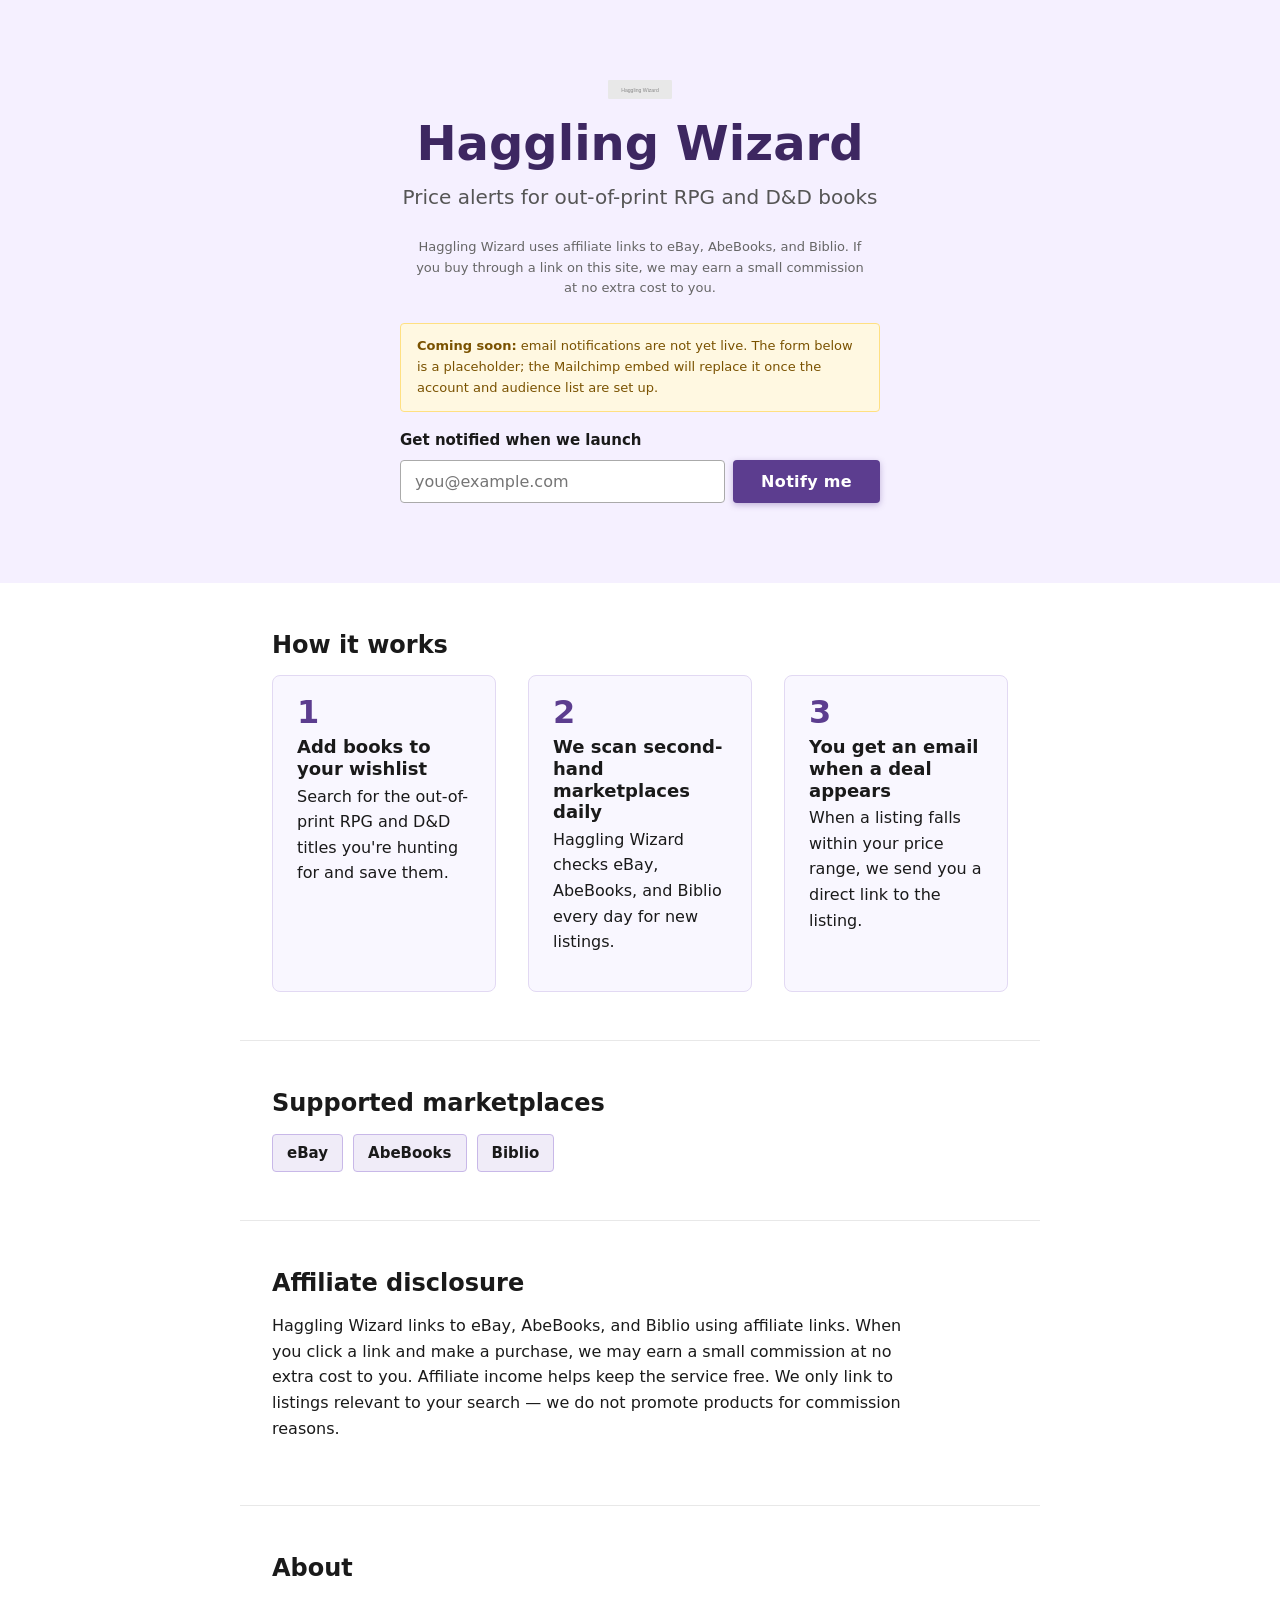
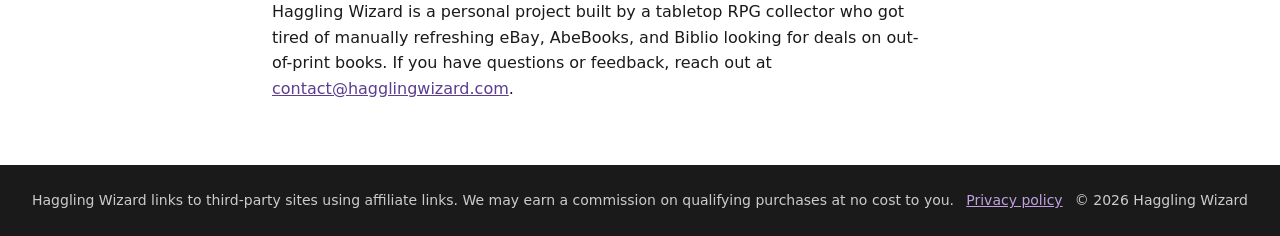
<file: index.html>
<!DOCTYPE html>
<html lang="en">
<head>
  <meta charset="UTF-8">
  <meta name="viewport" content="width=device-width, initial-scale=1.0">
  <title>Haggling Wizard — Price alerts for out-of-print RPG and D&amp;D books</title>
  <link rel="stylesheet" href="style.css">
  <meta name='impact-site-verification' value='87799e00-5aad-45bd-8d03-768e6403d5ee'>
</head>
<body>

  <header id="hero">
    <img src="assets/logo.svg" alt="Haggling Wizard logo" width="64" height="64">
    <h1>Haggling Wizard</h1>
    <p class="tagline">Price alerts for out-of-print RPG and D&amp;D books</p>

    <!-- Affiliate disclosure — visible in hero to satisfy desktop-viewport requirement -->
    <p class="disclosure-inline">
      Haggling Wizard uses affiliate links to eBay, AbeBooks, and Biblio.
      If you buy through a link on this site, we may earn a small commission at no extra cost to you.
    </p>

    <!-- Email signup — placeholder until Mailchimp account and audience list are created -->
    <div class="signup-placeholder">
      <p class="placeholder-notice">
        <strong>Coming soon:</strong> email notifications are not yet live.
        The form below is a placeholder; the Mailchimp embed will replace it
        once the account and audience list are set up.
      </p>
      <form action="#" method="post" aria-label="Email signup">
        <label for="email">Get notified when we launch</label>
        <input type="email" id="email" name="email"
               placeholder="you@example.com" required>
        <button type="submit">Notify me</button>
      </form>
    </div>
  </header>

  <main>

    <section id="how-it-works">
      <h2>How it works</h2>
      <ol>
        <li>
          <h3>Add books to your wishlist</h3>
          <p>Search for the out-of-print RPG and D&amp;D titles you're hunting for and save them.</p>
        </li>
        <li>
          <h3>We scan second-hand marketplaces daily</h3>
          <p>Haggling Wizard checks eBay, AbeBooks, and Biblio every day for new listings.</p>
        </li>
        <li>
          <h3>You get an email when a deal appears</h3>
          <p>When a listing falls within your price range, we send you a direct link to the listing.</p>
        </li>
      </ol>
    </section>

    <section id="marketplaces">
      <h2>Supported marketplaces</h2>
      <ul>
        <li>eBay</li>
        <li>AbeBooks</li>
        <li>Biblio</li>
      </ul>
    </section>

    <section id="affiliate-disclosure">
      <h2>Affiliate disclosure</h2>
      <p>
        Haggling Wizard links to eBay, AbeBooks, and Biblio using affiliate links.
        When you click a link and make a purchase, we may earn a small commission
        at no extra cost to you. Affiliate income helps keep the service free.
        We only link to listings relevant to your search — we do not promote
        products for commission reasons.
      </p>
    </section>

    <section id="about">
      <h2>About</h2>
      <p>
        Haggling Wizard is a personal project built by a tabletop RPG collector
        who got tired of manually refreshing eBay, AbeBooks, and Biblio looking
        for deals on out-of-print books. If you have questions or feedback,
        reach out at
        <!-- TODO: Replace with final public address before go-live;
             set up a catch-all via Improvmx or similar -->
        <a href="mailto:contact@hagglingwizard.com">contact@hagglingwizard.com</a>.
      </p>
    </section>

  </main>

  <footer id="footer">
    <p>
      Haggling Wizard links to third-party sites using affiliate links.
      We may earn a commission on qualifying purchases at no cost to you.
    </p>
    <nav aria-label="Footer navigation">
      <a href="/privacy.html">Privacy policy</a>
    </nav>
    <p>&copy; 2026 Haggling Wizard</p>
  </footer>

</body>
</html>
</file>
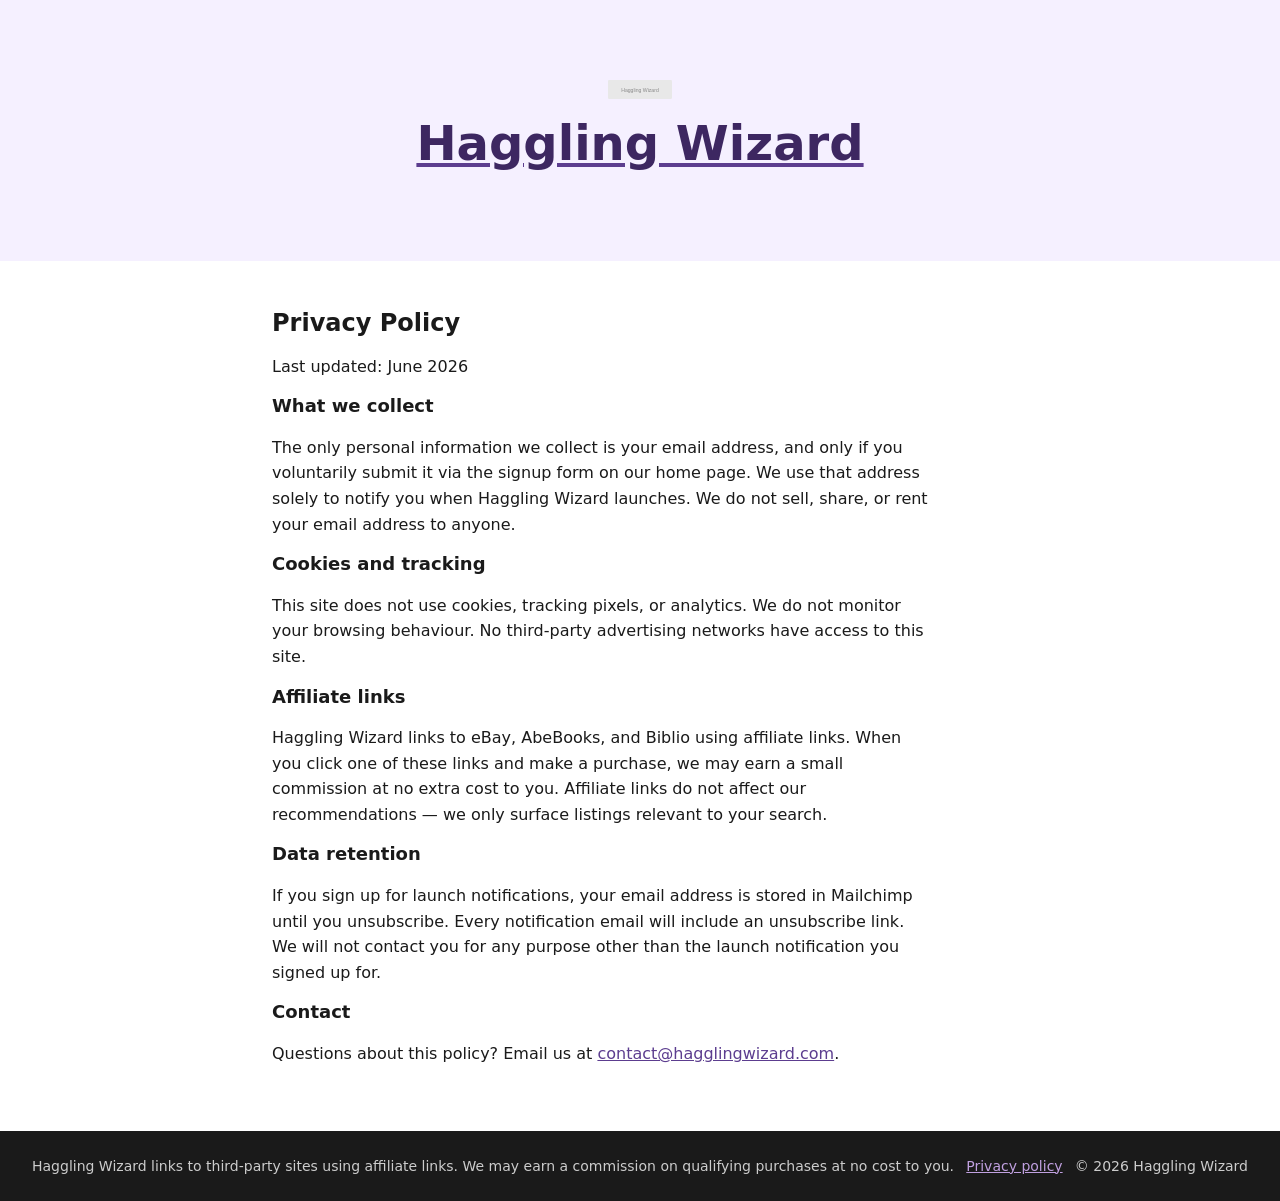
<file: privacy.html>
<!DOCTYPE html>
<html lang="en">
<head>
  <meta charset="UTF-8">
  <meta name="viewport" content="width=device-width, initial-scale=1.0">
  <title>Privacy Policy — Haggling Wizard</title>
  <link rel="stylesheet" href="style.css">
</head>
<body>

  <header id="hero">
    <a href="/">
      <img src="assets/logo.svg" alt="Haggling Wizard logo" width="64" height="64">
      <h1>Haggling Wizard</h1>
    </a>
  </header>

  <main>

    <section id="privacy-policy">
      <h2>Privacy Policy</h2>
      <p>Last updated: June 2026</p>

      <h3>What we collect</h3>
      <p>
        The only personal information we collect is your email address, and only
        if you voluntarily submit it via the signup form on our home page. We use
        that address solely to notify you when Haggling Wizard launches. We do not
        sell, share, or rent your email address to anyone.
      </p>

      <h3>Cookies and tracking</h3>
      <p>
        This site does not use cookies, tracking pixels, or analytics. We do not
        monitor your browsing behaviour. No third-party advertising networks have
        access to this site.
      </p>

      <h3>Affiliate links</h3>
      <p>
        Haggling Wizard links to eBay, AbeBooks, and Biblio using affiliate links.
        When you click one of these links and make a purchase, we may earn a small
        commission at no extra cost to you. Affiliate links do not affect our
        recommendations — we only surface listings relevant to your search.
      </p>

      <h3>Data retention</h3>
      <p>
        If you sign up for launch notifications, your email address is stored in
        Mailchimp until you unsubscribe. Every notification email will include an
        unsubscribe link. We will not contact you for any purpose other than the
        launch notification you signed up for.
      </p>

      <h3>Contact</h3>
      <p>
        Questions about this policy? Email us at
        <a href="mailto:contact@hagglingwizard.com">contact@hagglingwizard.com</a>.
      </p>
    </section>

  </main>

  <footer id="footer">
    <p>
      Haggling Wizard links to third-party sites using affiliate links.
      We may earn a commission on qualifying purchases at no cost to you.
    </p>
    <nav aria-label="Footer navigation">
      <a href="/privacy.html">Privacy policy</a>
    </nav>
    <p>&copy; 2026 Haggling Wizard</p>
  </footer>

</body>
</html>
</file>
<file: style.css>
/* Haggling Wizard — stylesheet */

/* ===== Reset ===== */
*, *::before, *::after {
  box-sizing: border-box;
}

body {
  margin: 0;
  padding: 0;
  font-family: system-ui, -apple-system, BlinkMacSystemFont, "Segoe UI", Roboto,
               Helvetica, Arial, sans-serif;
  font-size: 1rem;
  line-height: 1.6;
  color: #1a1a1a;
  background: #ffffff;
}

img {
  max-width: 100%;
  height: auto;
}

/* ===== Typography ===== */
h1, h2, h3 {
  line-height: 1.2;
  margin-top: 0;
}

h1 { font-size: 2rem; }
h2 { font-size: 1.5rem; }
h3 { font-size: 1.125rem; }

p {
  margin-top: 0;
  max-width: 65ch;
}

a {
  color: #5c3d8f;
}

a:hover {
  color: #3d2761;
}

/* ===== Hero ===== */
#hero {
  background: #f5f0ff;
  padding: 2.5rem 1.25rem;
  text-align: center;
}

#hero img {
  display: block;
  margin: 0 auto 1rem;
}

#hero h1 {
  font-size: 2.25rem;
  font-weight: 800;
  color: #3d2761;
  margin-bottom: 0.5rem;
}

.tagline {
  font-size: 1.125rem;
  color: #555555;
  margin: 0 auto 1.5rem;
  max-width: 55ch;
}

.disclosure-inline {
  font-size: 0.8125rem;
  color: #666666;
  margin: 0 auto 1.5rem;
  max-width: 55ch;
}

/* ===== Email signup form ===== */
.signup-placeholder {
  max-width: 480px;
  margin: 0 auto;
  text-align: left;
}

.placeholder-notice {
  font-size: 0.8125rem;
  color: #7a5200;
  background: #fff8e1;
  border: 1px solid #ffe082;
  border-radius: 4px;
  padding: 0.75rem 1rem;
  margin-bottom: 1rem;
  max-width: none;
}

form[aria-label="Email signup"] {
  display: grid;
  grid-template-columns: 1fr;
  gap: 0.5rem;
}

form[aria-label="Email signup"] label {
  font-weight: 600;
  font-size: 0.9375rem;
}

form[aria-label="Email signup"] input[type="email"] {
  padding: 0.625rem 0.875rem;
  font-size: 1rem;
  font-family: inherit;
  border: 1.5px solid #aaaaaa;
  border-radius: 4px;
  width: 100%;
}

form[aria-label="Email signup"] input[type="email"]:focus {
  outline: 2px solid #5c3d8f;
  outline-offset: 1px;
  border-color: #5c3d8f;
}

form[aria-label="Email signup"] button[type="submit"] {
  padding: 0.75rem 1.75rem;
  font-size: 1rem;
  font-family: inherit;
  font-weight: 700;
  letter-spacing: 0.02em;
  background: #5c3d8f;
  color: #ffffff;
  border: none;
  border-radius: 4px;
  cursor: pointer;
  box-shadow: 0 2px 6px rgba(92, 61, 143, 0.35);
  transition: background 0.15s ease, box-shadow 0.15s ease;
}

form[aria-label="Email signup"] button[type="submit"]:hover {
  background: #3d2761;
  box-shadow: 0 3px 10px rgba(92, 61, 143, 0.45);
}

/* ===== Main content ===== */
main {
  max-width: 800px;
  margin: 0 auto;
}

section {
  padding: 2.5rem 1.25rem;
  border-bottom: 1px solid #e8e8e8;
}

section:last-of-type {
  border-bottom: none;
}

section h2 {
  margin-bottom: 1rem;
}

/* ===== How it works ===== */
#how-it-works ol {
  list-style: none;
  padding: 0;
  margin: 0;
  display: flex;
  flex-direction: column;
  gap: 1.5rem;
  counter-reset: step;
}

#how-it-works li {
  counter-increment: step;
  background: #f9f7ff;
  border: 1px solid #e2d9f3;
  border-radius: 8px;
  padding: 1.25rem 1.5rem;
}

#how-it-works li::before {
  content: counter(step);
  display: block;
  font-size: 2rem;
  font-weight: 700;
  color: #5c3d8f;
  line-height: 1;
  margin-bottom: 0.5rem;
}

#how-it-works li h3 {
  margin-bottom: 0.25rem;
}

/* ===== Marketplaces ===== */
#marketplaces ul {
  list-style: none;
  padding: 0;
  margin: 0;
  display: flex;
  flex-wrap: wrap;
  gap: 0.625rem;
}

#marketplaces li {
  background: #f0ecf8;
  border: 1px solid #c8b8e8;
  border-radius: 4px;
  padding: 0.375rem 0.875rem;
  font-weight: 600;
  font-size: 0.9375rem;
}

/* ===== Footer ===== */
#footer {
  background: #1a1a1a;
  color: #cccccc;
  padding: 1.5rem 1.25rem;
  font-size: 0.875rem;
}

#footer p {
  margin-bottom: 0.5rem;
  max-width: none;
  color: #cccccc;
}

#footer nav {
  margin-bottom: 0.5rem;
}

#footer a {
  color: #c0a0e0;
}

#footer a:hover {
  color: #dac8f0;
}

/* ===== Desktop breakpoint ===== */
@media (min-width: 640px) {
  #hero {
    padding: 4rem 2rem;
  }

  #hero h1 {
    font-size: 3rem;
  }

  .tagline {
    font-size: 1.25rem;
  }

  /* Input and submit button side by side at wider viewports */
  form[aria-label="Email signup"] {
    grid-template-columns: 1fr auto;
    grid-template-areas:
      "label label"
      "input button";
  }

  form[aria-label="Email signup"] label {
    grid-area: label;
  }

  form[aria-label="Email signup"] input[type="email"] {
    grid-area: input;
  }

  form[aria-label="Email signup"] button[type="submit"] {
    grid-area: button;
  }

  section {
    padding: 3rem 2rem;
  }

  #how-it-works ol {
    flex-direction: row;
    gap: 2rem;
  }

  #how-it-works li {
    flex: 1;
  }

  #footer {
    padding: 1.5rem 2rem;
    display: flex;
    justify-content: space-between;
    align-items: center;
    flex-wrap: wrap;
    gap: 0.5rem;
  }

  #footer p,
  #footer nav {
    margin-bottom: 0;
  }
}

@media (min-width: 960px) {
  #hero {
    padding: 5rem 2rem;
  }
}
</file>
